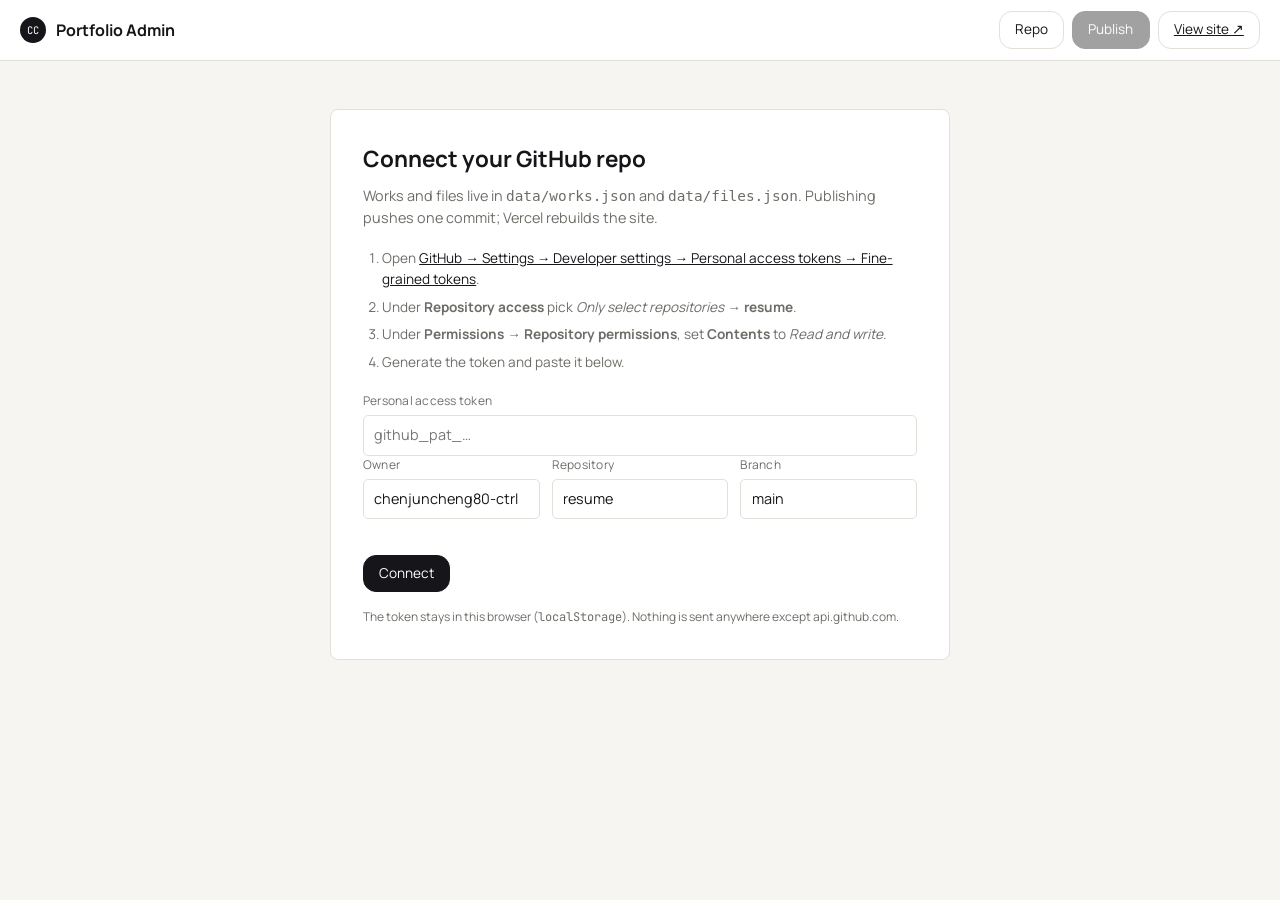
<file: admin.html>
<!DOCTYPE html>
<html lang="en">
<head>
<meta charset="utf-8" />
<meta name="viewport" content="width=device-width, initial-scale=1" />
<title>Portfolio — Admin</title>
<meta name="robots" content="noindex" />
<link rel="stylesheet" href="css/fonts.css" />
<link rel="stylesheet" href="css/admin.css" />
</head>
<body>

<header class="bar">
  <div class="bar__left">
    <span class="bar__mark">CC</span>
    <strong>Portfolio Admin</strong>
    <span class="bar__repo" id="repoLabel"></span>
  </div>
  <div class="bar__right">
    <span class="bar__status" id="status"></span>
    <button class="btn btn--ghost" id="btnSettings" type="button">Repo</button>
    <button class="btn" id="btnPublish" type="button" disabled>Publish</button>
    <a class="btn btn--ghost" href="index.html" target="_blank" rel="noopener">View site ↗</a>
  </div>
</header>

<!-- Warns only when this page was opened straight from disk: on a file://
     origin the browser blocks requests to api.github.com. -->
<p class="notice" id="fileNotice" hidden></p>

<!-- ===== connect ===== -->
<section class="auth" id="auth">
  <div class="auth__card">
    <h1>Connect your GitHub repo</h1>
    <p class="auth__lead">Works and files live in <code>data/works.json</code> and <code>data/files.json</code>. Publishing pushes one commit; Vercel rebuilds the site.</p>
    <ol class="auth__steps">
      <li>Open <a href="https://github.com/settings/personal-access-tokens/new" target="_blank" rel="noopener">GitHub → Settings → Developer settings → Personal access tokens → Fine-grained tokens</a>.</li>
      <li>Under <strong>Repository access</strong> pick <em>Only select repositories</em> → <strong>resume</strong>.</li>
      <li>Under <strong>Permissions → Repository permissions</strong>, set <strong>Contents</strong> to <em>Read and write</em>.</li>
      <li>Generate the token and paste it below.</li>
    </ol>
    <label class="field">
      <span>Personal access token</span>
      <input type="password" id="tokenInput" placeholder="github_pat_…" autocomplete="off" />
    </label>
    <div class="auth__grid">
      <label class="field"><span>Owner</span><input id="ownerInput" value="chenjuncheng80-ctrl" /></label>
      <label class="field"><span>Repository</span><input id="repoInput" value="resume" /></label>
      <label class="field"><span>Branch</span><input id="branchInput" value="main" /></label>
    </div>
    <p class="auth__err" id="authErr"></p>
    <button class="btn" id="btnConnect" type="button">Connect</button>
    <p class="auth__note">The token stays in this browser (<code>localStorage</code>). Nothing is sent anywhere except api.github.com.</p>
  </div>
</section>

<!-- ===== app ===== -->
<main class="app" id="app" hidden>
  <nav class="tabs" id="tabs">
    <button class="tab is-on" data-tab="works" type="button">Works</button>
    <button class="tab" data-tab="files" type="button">Files</button>
  </nav>

  <!-- works -->
  <section class="panel" data-panel="works">
    <div class="panel__bar">
      <h2>Selected Work <span class="count" id="worksCount"></span></h2>
      <div class="panel__actions">
        <button class="btn btn--ghost" id="btnCats" type="button">Categories</button>
        <button class="btn" id="btnAddWork" type="button">+ Add work</button>
      </div>
    </div>
    <p class="hint">Drag a row to reorder. Nothing changes on the live site until you hit <strong>Publish</strong>.</p>
    <ul class="rows" id="workRows"></ul>
  </section>

  <!-- files -->
  <section class="panel" data-panel="files" hidden>
    <div class="panel__bar">
      <h2>Files <span class="count" id="filesCount"></span></h2>
      <div class="panel__actions">
        <button class="btn" id="btnUpload" type="button">Upload files</button>
        <input type="file" id="filePick" multiple hidden />
      </div>
    </div>

    <div class="sub" style="border-top:0;padding-top:0;margin-bottom:1.5rem">
      <div class="sub__head">
        <h3>Resume / CV</h3>
        <button class="btn btn--mini" id="btnResume" type="button">Replace PDF</button>
        <input type="file" id="resumePick" accept="application/pdf,.pdf" hidden />
      </div>
      <p class="hint" id="resumeState">assets/Chan-Chun-Shing-Resume.pdf</p>
    </div>

    <p class="hint">Extra files (briefs, source files…) up to 25&nbsp;MB each. Publish to upload them.</p>
    <div class="drop" id="drop">Drop files here, or click to choose</div>
    <ul class="rows" id="fileRows"></ul>
  </section>
</main>

<!-- ===== work editor ===== -->
<div class="modal" id="workModal" hidden>
  <div class="modal__box">
    <header class="modal__head"><h3 id="workModalTitle">Edit work</h3><button class="modal__x" data-close type="button">×</button></header>
    <div class="modal__body">
      <div class="form__grid">
        <label class="field"><span>Title</span><input data-w="title" /></label>
        <label class="field"><span>Category</span><select data-w="category"></select></label>
        <label class="field"><span>Year / caption</span><input data-w="year" placeholder="2026" /></label>
        <label class="field"><span>Type</span>
          <select data-w="type"><option value="image">Image</option><option value="video">Video</option></select>
        </label>
      </div>
      <label class="field"><span>Alt text (optional)</span><input data-w="alt" placeholder="Used by screen readers and as a fallback caption" /></label>
      <label class="field"><span>Link when clicked (optional)</span><input data-w="link" placeholder="#contact" /></label>
      <div class="field">
        <span>Media file</span>
        <div class="media">
          <div class="media__preview" id="mediaPreview"></div>
          <div class="media__pick">
            <button class="btn btn--ghost" id="btnPickMedia" type="button">Choose file…</button>
            <input type="file" id="mediaPick" accept="image/*,video/*" hidden />
            <p class="hint" id="mediaName">No file chosen</p>
          </div>
        </div>
      </div>
      <label class="field"><span>Poster image (videos only, optional)</span>
        <div class="media">
          <div class="media__pick">
            <button class="btn btn--ghost" id="btnPickPoster" type="button">Choose poster…</button>
            <input type="file" id="posterPick" accept="image/*" hidden />
            <p class="hint" id="posterName">No poster</p>
          </div>
        </div>
      </label>
    </div>
    <footer class="modal__foot">
      <button class="btn btn--ghost" data-close type="button">Cancel</button>
      <button class="btn" id="btnSaveWork" type="button">Save</button>
    </footer>
  </div>
</div>

<!-- ===== category editor ===== -->
<div class="modal" id="catModal" hidden>
  <div class="modal__box modal__box--sm">
    <header class="modal__head"><h3>Categories</h3><button class="modal__x" data-close type="button">×</button></header>
    <div class="modal__body">
      <ul class="sub__list" id="catList"></ul>
      <button class="btn btn--mini" id="btnAddCat" type="button">+ Add category</button>
    </div>
    <footer class="modal__foot">
      <button class="btn btn--ghost" data-close type="button">Close</button>
    </footer>
  </div>
</div>

<div class="toast" id="toast" hidden></div>

<script src="js/github.js"></script>
<script src="js/admin.js"></script>
</body>
</html>
</file>
<file: css/fonts.css>
/* Self-hosted webfonts — fetched once by tools/vendor_fonts.py.
   Serving them locally keeps the site usable where Google Fonts is
   unreachable (mainland China) and lets file:// rendering use them too.
   Regenerate with: python tools/vendor_fonts.py */

@font-face {
  font-family: 'Archivo';
  font-style: normal;
  font-weight: 300;
  font-display: swap;
  src: url('../assets/fonts/archivo-300-latin-ext.woff2') format('woff2');
  unicode-range: U+0100-02BA, U+02BD-02C5, U+02C7-02CC, U+02CE-02D7, U+02DD-02FF, U+0304, U+0308, U+0329, U+1D00-1DBF, U+1E00-1E9F, U+1EF2-1EFF, U+2020, U+20A0-20AB, U+20AD-20C0, U+2113, U+2C60-2C7F, U+A720-A7FF;
}

@font-face {
  font-family: 'Archivo';
  font-style: normal;
  font-weight: 300;
  font-display: swap;
  src: url('../assets/fonts/archivo-300-latin.woff2') format('woff2');
  unicode-range: U+0000-00FF, U+0131, U+0152-0153, U+02BB-02BC, U+02C6, U+02DA, U+02DC, U+0304, U+0308, U+0329, U+2000-206F, U+20AC, U+2122, U+2191, U+2193, U+2212, U+2215, U+FEFF, U+FFFD;
}

@font-face {
  font-family: 'Archivo';
  font-style: normal;
  font-weight: 500;
  font-display: swap;
  src: url('../assets/fonts/archivo-500-latin-ext.woff2') format('woff2');
  unicode-range: U+0100-02BA, U+02BD-02C5, U+02C7-02CC, U+02CE-02D7, U+02DD-02FF, U+0304, U+0308, U+0329, U+1D00-1DBF, U+1E00-1E9F, U+1EF2-1EFF, U+2020, U+20A0-20AB, U+20AD-20C0, U+2113, U+2C60-2C7F, U+A720-A7FF;
}

@font-face {
  font-family: 'Archivo';
  font-style: normal;
  font-weight: 500;
  font-display: swap;
  src: url('../assets/fonts/archivo-500-latin.woff2') format('woff2');
  unicode-range: U+0000-00FF, U+0131, U+0152-0153, U+02BB-02BC, U+02C6, U+02DA, U+02DC, U+0304, U+0308, U+0329, U+2000-206F, U+20AC, U+2122, U+2191, U+2193, U+2212, U+2215, U+FEFF, U+FFFD;
}

@font-face {
  font-family: 'Archivo';
  font-style: normal;
  font-weight: 900;
  font-display: swap;
  src: url('../assets/fonts/archivo-900-latin-ext.woff2') format('woff2');
  unicode-range: U+0100-02BA, U+02BD-02C5, U+02C7-02CC, U+02CE-02D7, U+02DD-02FF, U+0304, U+0308, U+0329, U+1D00-1DBF, U+1E00-1E9F, U+1EF2-1EFF, U+2020, U+20A0-20AB, U+20AD-20C0, U+2113, U+2C60-2C7F, U+A720-A7FF;
}

@font-face {
  font-family: 'Archivo';
  font-style: normal;
  font-weight: 900;
  font-display: swap;
  src: url('../assets/fonts/archivo-900-latin.woff2') format('woff2');
  unicode-range: U+0000-00FF, U+0131, U+0152-0153, U+02BB-02BC, U+02C6, U+02DA, U+02DC, U+0304, U+0308, U+0329, U+2000-206F, U+20AC, U+2122, U+2191, U+2193, U+2212, U+2215, U+FEFF, U+FFFD;
}

@font-face {
  font-family: 'Fraunces';
  font-style: normal;
  font-weight: 300;
  font-display: swap;
  src: url('../assets/fonts/fraunces-300-latin-ext.woff2') format('woff2');
  unicode-range: U+0100-02BA, U+02BD-02C5, U+02C7-02CC, U+02CE-02D7, U+02DD-02FF, U+0304, U+0308, U+0329, U+1D00-1DBF, U+1E00-1E9F, U+1EF2-1EFF, U+2020, U+20A0-20AB, U+20AD-20C0, U+2113, U+2C60-2C7F, U+A720-A7FF;
}

@font-face {
  font-family: 'Fraunces';
  font-style: normal;
  font-weight: 300;
  font-display: swap;
  src: url('../assets/fonts/fraunces-300-latin.woff2') format('woff2');
  unicode-range: U+0000-00FF, U+0131, U+0152-0153, U+02BB-02BC, U+02C6, U+02DA, U+02DC, U+0304, U+0308, U+0329, U+2000-206F, U+20AC, U+2122, U+2191, U+2193, U+2212, U+2215, U+FEFF, U+FFFD;
}

@font-face {
  font-family: 'Fraunces';
  font-style: normal;
  font-weight: 400;
  font-display: swap;
  src: url('../assets/fonts/fraunces-400-latin-ext.woff2') format('woff2');
  unicode-range: U+0100-02BA, U+02BD-02C5, U+02C7-02CC, U+02CE-02D7, U+02DD-02FF, U+0304, U+0308, U+0329, U+1D00-1DBF, U+1E00-1E9F, U+1EF2-1EFF, U+2020, U+20A0-20AB, U+20AD-20C0, U+2113, U+2C60-2C7F, U+A720-A7FF;
}

@font-face {
  font-family: 'Fraunces';
  font-style: normal;
  font-weight: 400;
  font-display: swap;
  src: url('../assets/fonts/fraunces-400-latin.woff2') format('woff2');
  unicode-range: U+0000-00FF, U+0131, U+0152-0153, U+02BB-02BC, U+02C6, U+02DA, U+02DC, U+0304, U+0308, U+0329, U+2000-206F, U+20AC, U+2122, U+2191, U+2193, U+2212, U+2215, U+FEFF, U+FFFD;
}

@font-face {
  font-family: 'Fraunces';
  font-style: normal;
  font-weight: 500;
  font-display: swap;
  src: url('../assets/fonts/fraunces-500-latin-ext.woff2') format('woff2');
  unicode-range: U+0100-02BA, U+02BD-02C5, U+02C7-02CC, U+02CE-02D7, U+02DD-02FF, U+0304, U+0308, U+0329, U+1D00-1DBF, U+1E00-1E9F, U+1EF2-1EFF, U+2020, U+20A0-20AB, U+20AD-20C0, U+2113, U+2C60-2C7F, U+A720-A7FF;
}

@font-face {
  font-family: 'Fraunces';
  font-style: normal;
  font-weight: 500;
  font-display: swap;
  src: url('../assets/fonts/fraunces-500-latin.woff2') format('woff2');
  unicode-range: U+0000-00FF, U+0131, U+0152-0153, U+02BB-02BC, U+02C6, U+02DA, U+02DC, U+0304, U+0308, U+0329, U+2000-206F, U+20AC, U+2122, U+2191, U+2193, U+2212, U+2215, U+FEFF, U+FFFD;
}

@font-face {
  font-family: 'Fraunces';
  font-style: normal;
  font-weight: 600;
  font-display: swap;
  src: url('../assets/fonts/fraunces-600-latin-ext.woff2') format('woff2');
  unicode-range: U+0100-02BA, U+02BD-02C5, U+02C7-02CC, U+02CE-02D7, U+02DD-02FF, U+0304, U+0308, U+0329, U+1D00-1DBF, U+1E00-1E9F, U+1EF2-1EFF, U+2020, U+20A0-20AB, U+20AD-20C0, U+2113, U+2C60-2C7F, U+A720-A7FF;
}

@font-face {
  font-family: 'Fraunces';
  font-style: normal;
  font-weight: 600;
  font-display: swap;
  src: url('../assets/fonts/fraunces-600-latin.woff2') format('woff2');
  unicode-range: U+0000-00FF, U+0131, U+0152-0153, U+02BB-02BC, U+02C6, U+02DA, U+02DC, U+0304, U+0308, U+0329, U+2000-206F, U+20AC, U+2122, U+2191, U+2193, U+2212, U+2215, U+FEFF, U+FFFD;
}

@font-face {
  font-family: 'JetBrains Mono';
  font-style: normal;
  font-weight: 400;
  font-display: swap;
  src: url('../assets/fonts/jetbrains-mono-400-latin-ext.woff2') format('woff2');
  unicode-range: U+0100-02BA, U+02BD-02C5, U+02C7-02CC, U+02CE-02D7, U+02DD-02FF, U+0304, U+0308, U+0329, U+1D00-1DBF, U+1E00-1E9F, U+1EF2-1EFF, U+2020, U+20A0-20AB, U+20AD-20C0, U+2113, U+2C60-2C7F, U+A720-A7FF;
}

@font-face {
  font-family: 'JetBrains Mono';
  font-style: normal;
  font-weight: 400;
  font-display: swap;
  src: url('../assets/fonts/jetbrains-mono-400-latin.woff2') format('woff2');
  unicode-range: U+0000-00FF, U+0131, U+0152-0153, U+02BB-02BC, U+02C6, U+02DA, U+02DC, U+0304, U+0308, U+0329, U+2000-206F, U+20AC, U+2122, U+2191, U+2193, U+2212, U+2215, U+FEFF, U+FFFD;
}

@font-face {
  font-family: 'JetBrains Mono';
  font-style: normal;
  font-weight: 500;
  font-display: swap;
  src: url('../assets/fonts/jetbrains-mono-500-latin-ext.woff2') format('woff2');
  unicode-range: U+0100-02BA, U+02BD-02C5, U+02C7-02CC, U+02CE-02D7, U+02DD-02FF, U+0304, U+0308, U+0329, U+1D00-1DBF, U+1E00-1E9F, U+1EF2-1EFF, U+2020, U+20A0-20AB, U+20AD-20C0, U+2113, U+2C60-2C7F, U+A720-A7FF;
}

@font-face {
  font-family: 'JetBrains Mono';
  font-style: normal;
  font-weight: 500;
  font-display: swap;
  src: url('../assets/fonts/jetbrains-mono-500-latin.woff2') format('woff2');
  unicode-range: U+0000-00FF, U+0131, U+0152-0153, U+02BB-02BC, U+02C6, U+02DA, U+02DC, U+0304, U+0308, U+0329, U+2000-206F, U+20AC, U+2122, U+2191, U+2193, U+2212, U+2215, U+FEFF, U+FFFD;
}

@font-face {
  font-family: 'Manrope';
  font-style: normal;
  font-weight: 400;
  font-display: swap;
  src: url('../assets/fonts/manrope-400-latin-ext.woff2') format('woff2');
  unicode-range: U+0100-02BA, U+02BD-02C5, U+02C7-02CC, U+02CE-02D7, U+02DD-02FF, U+0304, U+0308, U+0329, U+1D00-1DBF, U+1E00-1E9F, U+1EF2-1EFF, U+2020, U+20A0-20AB, U+20AD-20C0, U+2113, U+2C60-2C7F, U+A720-A7FF;
}

@font-face {
  font-family: 'Manrope';
  font-style: normal;
  font-weight: 400;
  font-display: swap;
  src: url('../assets/fonts/manrope-400-latin.woff2') format('woff2');
  unicode-range: U+0000-00FF, U+0131, U+0152-0153, U+02BB-02BC, U+02C6, U+02DA, U+02DC, U+0304, U+0308, U+0329, U+2000-206F, U+20AC, U+2122, U+2191, U+2193, U+2212, U+2215, U+FEFF, U+FFFD;
}

@font-face {
  font-family: 'Manrope';
  font-style: normal;
  font-weight: 500;
  font-display: swap;
  src: url('../assets/fonts/manrope-500-latin-ext.woff2') format('woff2');
  unicode-range: U+0100-02BA, U+02BD-02C5, U+02C7-02CC, U+02CE-02D7, U+02DD-02FF, U+0304, U+0308, U+0329, U+1D00-1DBF, U+1E00-1E9F, U+1EF2-1EFF, U+2020, U+20A0-20AB, U+20AD-20C0, U+2113, U+2C60-2C7F, U+A720-A7FF;
}

@font-face {
  font-family: 'Manrope';
  font-style: normal;
  font-weight: 500;
  font-display: swap;
  src: url('../assets/fonts/manrope-500-latin.woff2') format('woff2');
  unicode-range: U+0000-00FF, U+0131, U+0152-0153, U+02BB-02BC, U+02C6, U+02DA, U+02DC, U+0304, U+0308, U+0329, U+2000-206F, U+20AC, U+2122, U+2191, U+2193, U+2212, U+2215, U+FEFF, U+FFFD;
}

@font-face {
  font-family: 'Manrope';
  font-style: normal;
  font-weight: 600;
  font-display: swap;
  src: url('../assets/fonts/manrope-600-latin-ext.woff2') format('woff2');
  unicode-range: U+0100-02BA, U+02BD-02C5, U+02C7-02CC, U+02CE-02D7, U+02DD-02FF, U+0304, U+0308, U+0329, U+1D00-1DBF, U+1E00-1E9F, U+1EF2-1EFF, U+2020, U+20A0-20AB, U+20AD-20C0, U+2113, U+2C60-2C7F, U+A720-A7FF;
}

@font-face {
  font-family: 'Manrope';
  font-style: normal;
  font-weight: 600;
  font-display: swap;
  src: url('../assets/fonts/manrope-600-latin.woff2') format('woff2');
  unicode-range: U+0000-00FF, U+0131, U+0152-0153, U+02BB-02BC, U+02C6, U+02DA, U+02DC, U+0304, U+0308, U+0329, U+2000-206F, U+20AC, U+2122, U+2191, U+2193, U+2212, U+2215, U+FEFF, U+FFFD;
}

@font-face {
  font-family: 'Manrope';
  font-style: normal;
  font-weight: 700;
  font-display: swap;
  src: url('../assets/fonts/manrope-700-latin-ext.woff2') format('woff2');
  unicode-range: U+0100-02BA, U+02BD-02C5, U+02C7-02CC, U+02CE-02D7, U+02DD-02FF, U+0304, U+0308, U+0329, U+1D00-1DBF, U+1E00-1E9F, U+1EF2-1EFF, U+2020, U+20A0-20AB, U+20AD-20C0, U+2113, U+2C60-2C7F, U+A720-A7FF;
}

@font-face {
  font-family: 'Manrope';
  font-style: normal;
  font-weight: 700;
  font-display: swap;
  src: url('../assets/fonts/manrope-700-latin.woff2') format('woff2');
  unicode-range: U+0000-00FF, U+0131, U+0152-0153, U+02BB-02BC, U+02C6, U+02DA, U+02DC, U+0304, U+0308, U+0329, U+2000-206F, U+20AC, U+2122, U+2191, U+2193, U+2212, U+2215, U+FEFF, U+FFFD;
}
</file>
<file: css/admin.css>
/* Studio admin — deliberately plain: it is a tool, not the portfolio. */
:root {
  --bg: #f6f5f2;
  --paper: #ffffff;
  --ink: #16161a;
  --muted: #6f6d68;
  --line: #e2e0d9;
  --ok: #1f7a4d;
  --warn: #9a6a12;
  --err: #a3302b;
  --font-body: "Manrope", -apple-system, BlinkMacSystemFont, "Segoe UI", sans-serif;
  --font-mono: "JetBrains Mono", "SFMono-Regular", Consolas, monospace;
}
* { box-sizing: border-box; margin: 0; padding: 0; }
body { font-family: var(--font-body); color: var(--ink); background: var(--bg); line-height: 1.55; }
a { color: inherit; }
button { font: inherit; }

/* ---------- bar ---------- */
.bar {
  position: sticky; top: 0; z-index: 40; display: flex; align-items: center; gap: 1rem;
  padding: 0.7rem 1.25rem; background: var(--paper); border-bottom: 1px solid var(--line);
  flex-wrap: wrap;
}
.bar__left { display: flex; align-items: center; gap: 0.6rem; }
.bar__mark {
  width: 26px; height: 26px; border-radius: 50%; background: var(--ink); color: #fff;
  display: grid; place-items: center; font-family: var(--font-mono); font-size: 0.65rem;
}
.bar__repo { font-family: var(--font-mono); font-size: 0.72rem; color: var(--muted); }

/* ---------- notice ---------- */
.notice {
  margin: 1rem 1.25rem 0; padding: 0.75rem 1rem;
  border: 1px solid var(--line); border-left: 3px solid var(--warn);
  border-radius: 8px; background: #fdf8ec; color: #6b4b0d;
  font-size: 0.85rem; line-height: 1.55;
}
.notice code { font-family: var(--font-mono); font-size: 0.8rem; }
.bar__right { margin-left: auto; display: flex; align-items: center; gap: 0.5rem; }
.bar__status { font-size: 0.78rem; color: var(--muted); }
.bar__status.is-dirty { color: var(--warn); font-weight: 600; }
.bar__status.is-ok { color: var(--ok); }

.btn {
  padding: 0.45rem 0.95rem; border-radius: 13px; border: 1px solid var(--ink);
  background: var(--ink); color: #fff; cursor: pointer; font-size: 0.85rem;
  transition: opacity .2s ease, transform .2s ease;
}
.btn:hover:not(:disabled) { transform: translateY(-1px); }
.btn:disabled { opacity: 0.4; cursor: not-allowed; }
.btn--ghost { background: transparent; color: var(--ink); border-color: var(--line); }
.btn--ghost:hover { border-color: var(--ink); }
.btn--mini { padding: 0.2rem 0.6rem; font-size: 0.75rem; background: transparent; color: var(--ink); border-color: var(--line); }
.btn--mini:hover { border-color: var(--ink); }
.btn--danger { background: transparent; color: var(--err); border-color: rgba(163,48,43,0.4); }
.btn--danger:hover { background: var(--err); color: #fff; border-color: var(--err); }

/* ---------- auth ---------- */
.auth { display: grid; place-items: center; padding: 3rem 1.25rem; }
.auth__card {
  max-width: 620px; width: 100%; background: var(--paper); border: 1px solid var(--line);
  border-radius: 8px; padding: 2rem;
}
.auth__card h1 { font-size: 1.4rem; margin-bottom: 0.5rem; }
.auth__lead { color: var(--muted); font-size: 0.9rem; }
.auth__steps { margin: 1.2rem 0; padding-left: 1.2rem; list-style: decimal; font-size: 0.85rem; color: var(--muted); }
.auth__steps li { margin-bottom: 0.4rem; }
.auth__steps a { color: var(--ink); text-decoration: underline; }
.auth__grid { display: grid; grid-template-columns: repeat(3, 1fr); gap: 0.75rem; }
.auth__err { color: var(--err); font-size: 0.82rem; min-height: 1.2rem; margin: 0.5rem 0; }
.auth__note { margin-top: 1rem; font-size: 0.75rem; color: var(--muted); }
.auth__note code { font-family: var(--font-mono); }

/* ---------- app ---------- */
.app { max-width: 980px; margin: 0 auto; padding: 1.5rem 1.25rem 5rem; }
.tabs { display: flex; gap: 0.25rem; border-bottom: 1px solid var(--line); margin-bottom: 1.5rem; }
.tab {
  background: none; border: 0; padding: 0.6rem 1rem; cursor: pointer;
  color: var(--muted); font-size: 0.9rem; border-bottom: 2px solid transparent; margin-bottom: -1px;
}
.tab.is-on { color: var(--ink); border-bottom-color: var(--ink); }
.panel[hidden] { display: none; }
.panel__bar { display: flex; align-items: center; gap: 1rem; margin-bottom: 0.4rem; flex-wrap: wrap; }
.panel__bar h2 { font-size: 1.15rem; font-weight: 600; }
.panel__actions { margin-left: auto; display: flex; gap: 0.5rem; }
.count { font-family: var(--font-mono); font-size: 0.72rem; color: var(--muted); font-weight: 400; }
.hint { font-size: 0.8rem; color: var(--muted); margin-bottom: 1rem; }

/* ---------- rows ---------- */
.rows { display: flex; flex-direction: column; gap: 0.5rem; }
.row {
  display: flex; align-items: center; gap: 0.9rem; background: var(--paper);
  border: 1px solid var(--line); border-radius: 6px; padding: 0.6rem 0.8rem;
}
.row.is-new { border-color: var(--ok); }
.row.is-gone { opacity: 0.45; }
.row__grip { cursor: grab; color: var(--muted); font-family: var(--font-mono); user-select: none; }
.row__thumb {
  width: 52px; height: 52px; border-radius: 4px; object-fit: cover; background: var(--bg); flex: none;
}
.row__body { min-width: 0; flex: 1; }
.row__title { font-size: 0.92rem; font-weight: 500; overflow: hidden; text-overflow: ellipsis; white-space: nowrap; }
.row__meta { font-family: var(--font-mono); font-size: 0.68rem; color: var(--muted); }
.row__ops { display: flex; gap: 0.35rem; flex: none; }

/* ---------- drop ---------- */
.drop {
  border: 1.5px dashed var(--line); border-radius: 8px; padding: 1.6rem; text-align: center;
  color: var(--muted); font-size: 0.85rem; cursor: pointer; margin-bottom: 1rem; background: var(--paper);
}
.drop.is-over { border-color: var(--ink); color: var(--ink); }

/* ---------- forms ---------- */
.form { display: flex; flex-direction: column; gap: 1rem; }
.form__grid { display: grid; grid-template-columns: repeat(2, 1fr); gap: 0.9rem; }
.field { display: flex; flex-direction: column; gap: 0.3rem; }
.field > span { font-size: 0.75rem; color: var(--muted); letter-spacing: 0.02em; }
.field input, .field textarea, .field select {
  font: inherit; font-size: 0.9rem; padding: 0.5rem 0.65rem; border: 1px solid var(--line);
  border-radius: 5px; background: var(--paper); color: var(--ink); width: 100%;
}
.field input:focus, .field textarea:focus, .field select:focus { outline: 2px solid rgba(22,22,26,0.15); border-color: var(--ink); }
.field input.is-readonly { background: var(--bg); color: var(--muted); }
.check { display: flex; align-items: center; gap: 0.5rem; font-size: 0.88rem; }

.sub { border-top: 1px solid var(--line); padding-top: 0.9rem; }
.sub__head { display: flex; align-items: center; gap: 0.75rem; margin-bottom: 0.6rem; }
.sub__head h3 { font-size: 0.9rem; font-weight: 600; }
.sub__list { display: flex; flex-direction: column; gap: 0.4rem; }
.sub__item { display: flex; gap: 0.4rem; align-items: center; }
.sub__item input {
  font: inherit; font-size: 0.85rem; padding: 0.35rem 0.55rem; border: 1px solid var(--line);
  border-radius: 5px; background: var(--paper); flex: 1; min-width: 0;
}
.sub__item input.is-wide { flex: 2; }

/* ---------- modal ---------- */
.modal {
  position: fixed; inset: 0; z-index: 60; background: rgba(16,16,20,0.45);
  display: grid; place-items: center; padding: 1.25rem; overflow: auto;
}
.modal[hidden] { display: none; }
.modal__box {
  background: var(--paper); border-radius: 10px; width: 100%; max-width: 640px;
  box-shadow: 0 18px 60px rgba(0,0,0,0.22);
}
.modal__box--sm { max-width: 460px; }
.modal__head { display: flex; align-items: center; padding: 1rem 1.25rem; border-bottom: 1px solid var(--line); }
.modal__head h3 { font-size: 1rem; font-weight: 600; }
.modal__x { margin-left: auto; background: none; border: 0; font-size: 1.5rem; line-height: 1; cursor: pointer; color: var(--muted); }
.modal__body { padding: 1.25rem; display: flex; flex-direction: column; gap: 0.9rem; }
.modal__foot { display: flex; justify-content: flex-end; gap: 0.5rem; padding: 0.9rem 1.25rem; border-top: 1px solid var(--line); }

.media { display: flex; gap: 0.9rem; align-items: flex-start; }
.media__preview {
  width: 96px; height: 96px; border-radius: 5px; background: var(--bg); flex: none;
  display: grid; place-items: center; overflow: hidden; font-family: var(--font-mono); font-size: 0.6rem; color: var(--muted);
}
.media__preview img, .media__preview video { width: 100%; height: 100%; object-fit: cover; }
.media__pick { display: flex; flex-direction: column; gap: 0.35rem; align-items: flex-start; }

/* ---------- toast ---------- */
.toast {
  position: fixed; left: 50%; bottom: 1.5rem; transform: translateX(-50%);
  background: var(--ink); color: #fff; padding: 0.6rem 1.1rem; border-radius: 13px;
  font-size: 0.85rem; z-index: 80; box-shadow: 0 8px 30px rgba(0,0,0,0.25);
}
.toast[hidden] { display: none; }
.toast.is-err { background: var(--err); }
.toast.is-ok { background: var(--ok); }

@media (max-width: 640px) {
  .form__grid, .auth__grid { grid-template-columns: 1fr; }
  .row { flex-wrap: wrap; }
}
</file>
